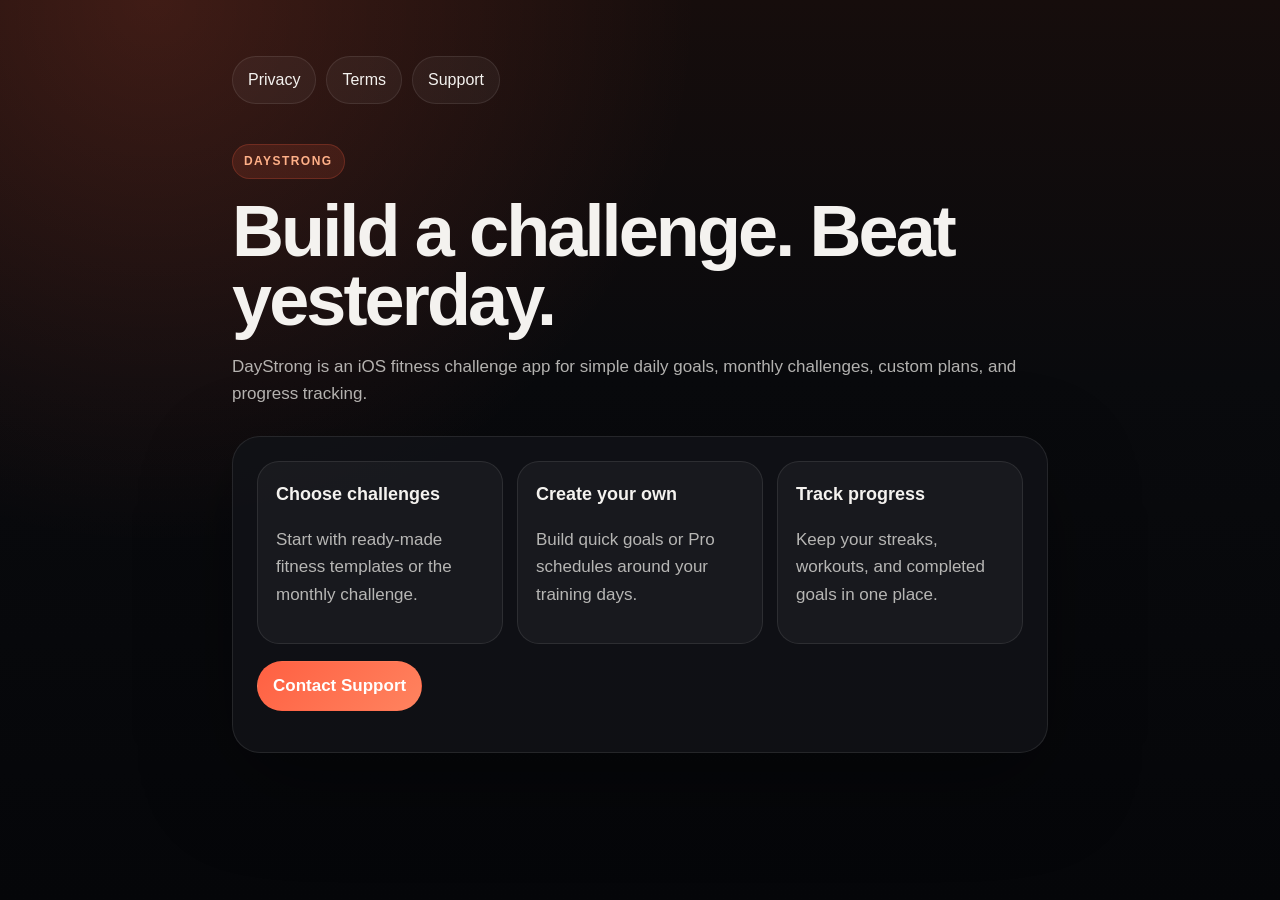
<file: index.html>
<!doctype html>
<html lang="en">
<head>
  <meta charset="utf-8">
  <meta name="viewport" content="width=device-width, initial-scale=1">
  <title>DayStrong</title>
  <link rel="stylesheet" href="./styles.css">
</head>
<body>
  <main>
    <nav aria-label="DayStrong pages">
      <a href="./privacy/">Privacy</a>
      <a href="./terms/">Terms</a>
      <a href="./support/">Support</a>
    </nav>
    <span class="eyebrow">DayStrong</span>
    <h1>Build a challenge. Beat yesterday.</h1>
    <p>DayStrong is an iOS fitness challenge app for simple daily goals, monthly challenges, custom plans, and progress tracking.</p>
    <div class="card">
      <div class="grid">
        <div class="tile">
          <strong>Choose challenges</strong>
          <p>Start with ready-made fitness templates or the monthly challenge.</p>
        </div>
        <div class="tile">
          <strong>Create your own</strong>
          <p>Build quick goals or Pro schedules around your training days.</p>
        </div>
        <div class="tile">
          <strong>Track progress</strong>
          <p>Keep your streaks, workouts, and completed goals in one place.</p>
        </div>
      </div>
      <p><a class="button primary" href="./support/">Contact Support</a></p>
    </div>
  </main>
</body>
</html>
</file>
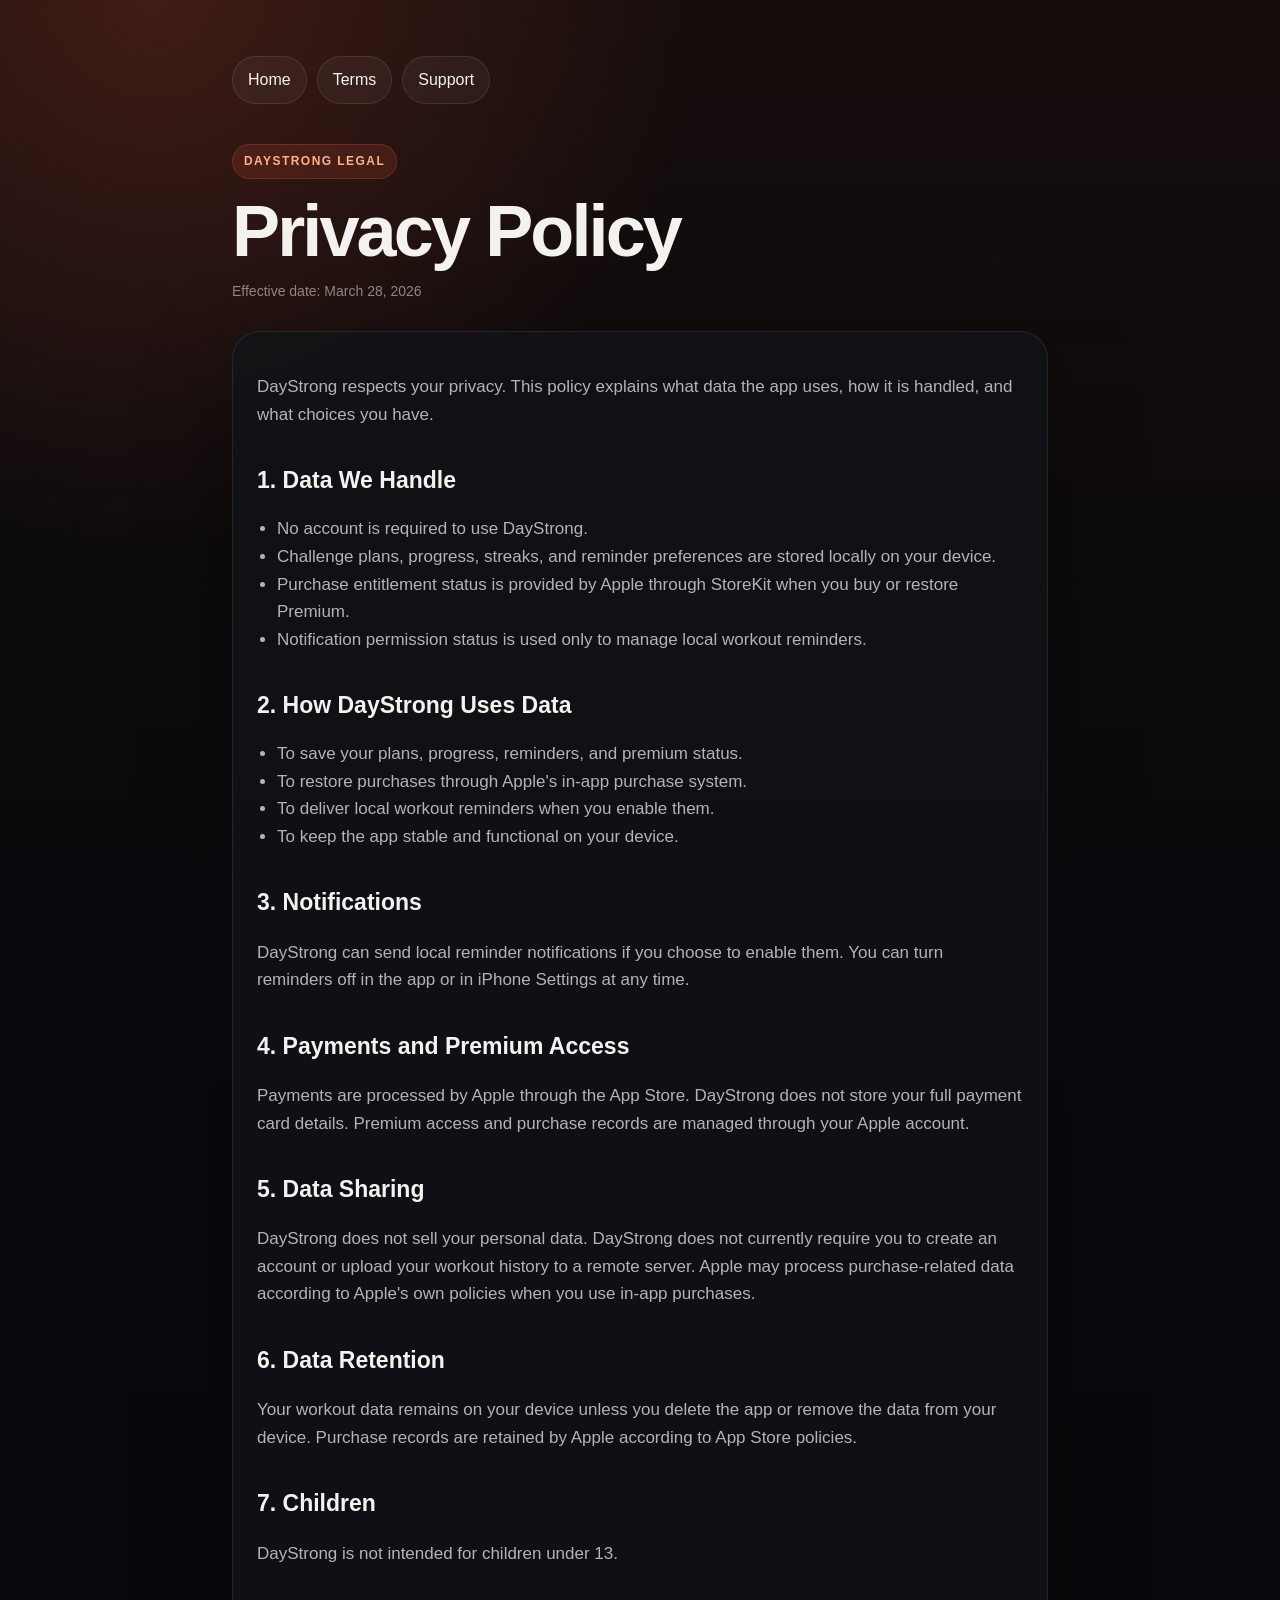
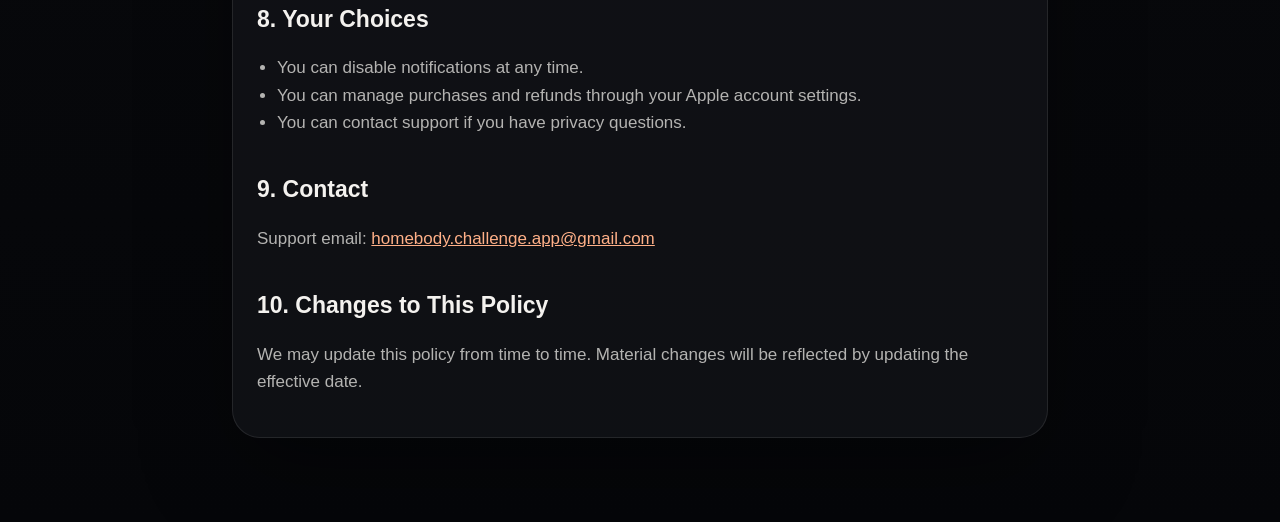
<file: privacy/index.html>
<!doctype html>
<html lang="en">
<head>
  <meta charset="utf-8">
  <meta name="viewport" content="width=device-width, initial-scale=1">
  <title>DayStrong Privacy Policy</title>
  <link rel="stylesheet" href="../styles.css">
</head>
<body>
  <main>
    <nav aria-label="DayStrong pages">
      <a href="../">Home</a>
      <a href="../terms/">Terms</a>
      <a href="../support/">Support</a>
    </nav>
    <span class="eyebrow">DayStrong Legal</span>
    <h1>Privacy Policy</h1>
    <p class="meta">Effective date: March 28, 2026</p>
    <div class="card">
      <p>DayStrong respects your privacy. This policy explains what data the app uses, how it is handled, and what choices you have.</p>
      <h2>1. Data We Handle</h2>
      <ul>
        <li>No account is required to use DayStrong.</li>
        <li>Challenge plans, progress, streaks, and reminder preferences are stored locally on your device.</li>
        <li>Purchase entitlement status is provided by Apple through StoreKit when you buy or restore Premium.</li>
        <li>Notification permission status is used only to manage local workout reminders.</li>
      </ul>
      <h2>2. How DayStrong Uses Data</h2>
      <ul>
        <li>To save your plans, progress, reminders, and premium status.</li>
        <li>To restore purchases through Apple's in-app purchase system.</li>
        <li>To deliver local workout reminders when you enable them.</li>
        <li>To keep the app stable and functional on your device.</li>
      </ul>
      <h2>3. Notifications</h2>
      <p>DayStrong can send local reminder notifications if you choose to enable them. You can turn reminders off in the app or in iPhone Settings at any time.</p>
      <h2>4. Payments and Premium Access</h2>
      <p>Payments are processed by Apple through the App Store. DayStrong does not store your full payment card details. Premium access and purchase records are managed through your Apple account.</p>
      <h2>5. Data Sharing</h2>
      <p>DayStrong does not sell your personal data. DayStrong does not currently require you to create an account or upload your workout history to a remote server. Apple may process purchase-related data according to Apple's own policies when you use in-app purchases.</p>
      <h2>6. Data Retention</h2>
      <p>Your workout data remains on your device unless you delete the app or remove the data from your device. Purchase records are retained by Apple according to App Store policies.</p>
      <h2>7. Children</h2>
      <p>DayStrong is not intended for children under 13.</p>
      <h2>8. Your Choices</h2>
      <ul>
        <li>You can disable notifications at any time.</li>
        <li>You can manage purchases and refunds through your Apple account settings.</li>
        <li>You can contact support if you have privacy questions.</li>
      </ul>
      <h2>9. Contact</h2>
      <p>Support email: <a href="mailto:homebody.challenge.app@gmail.com">homebody.challenge.app@gmail.com</a></p>
      <h2>10. Changes to This Policy</h2>
      <p>We may update this policy from time to time. Material changes will be reflected by updating the effective date.</p>
    </div>
  </main>
</body>
</html>
</file>
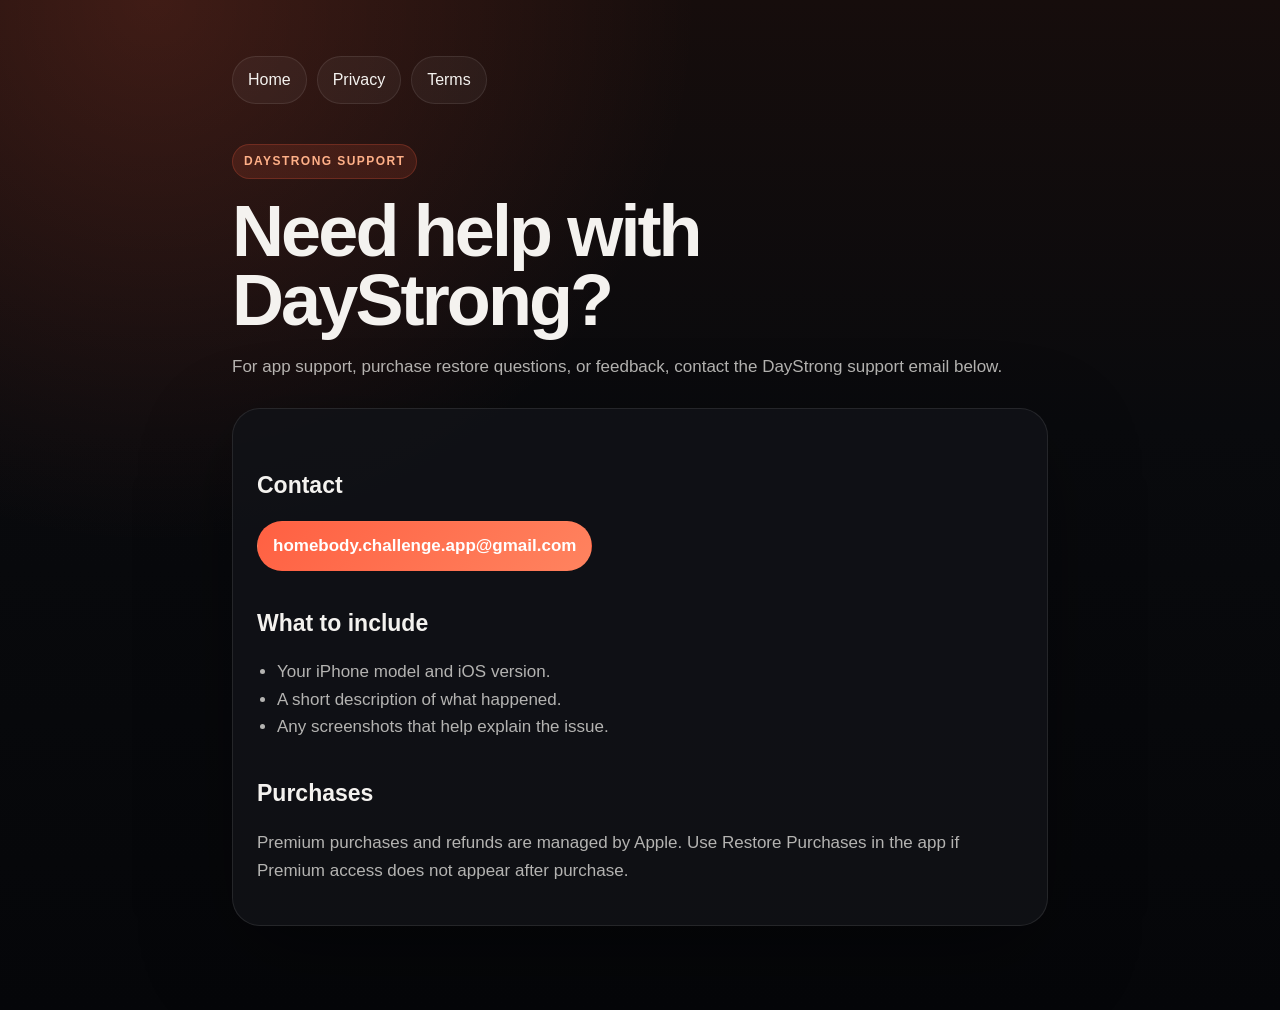
<file: support/index.html>
<!doctype html>
<html lang="en">
<head>
  <meta charset="utf-8">
  <meta name="viewport" content="width=device-width, initial-scale=1">
  <title>DayStrong Support</title>
  <link rel="stylesheet" href="../styles.css">
</head>
<body>
  <main>
    <nav aria-label="DayStrong pages">
      <a href="../">Home</a>
      <a href="../privacy/">Privacy</a>
      <a href="../terms/">Terms</a>
    </nav>
    <span class="eyebrow">DayStrong Support</span>
    <h1>Need help with DayStrong?</h1>
    <p>For app support, purchase restore questions, or feedback, contact the DayStrong support email below.</p>
    <div class="card">
      <h2>Contact</h2>
      <p><a class="button primary" href="mailto:homebody.challenge.app@gmail.com">homebody.challenge.app@gmail.com</a></p>
      <h2>What to include</h2>
      <ul>
        <li>Your iPhone model and iOS version.</li>
        <li>A short description of what happened.</li>
        <li>Any screenshots that help explain the issue.</li>
      </ul>
      <h2>Purchases</h2>
      <p>Premium purchases and refunds are managed by Apple. Use Restore Purchases in the app if Premium access does not appear after purchase.</p>
    </div>
  </main>
</body>
</html>
</file>
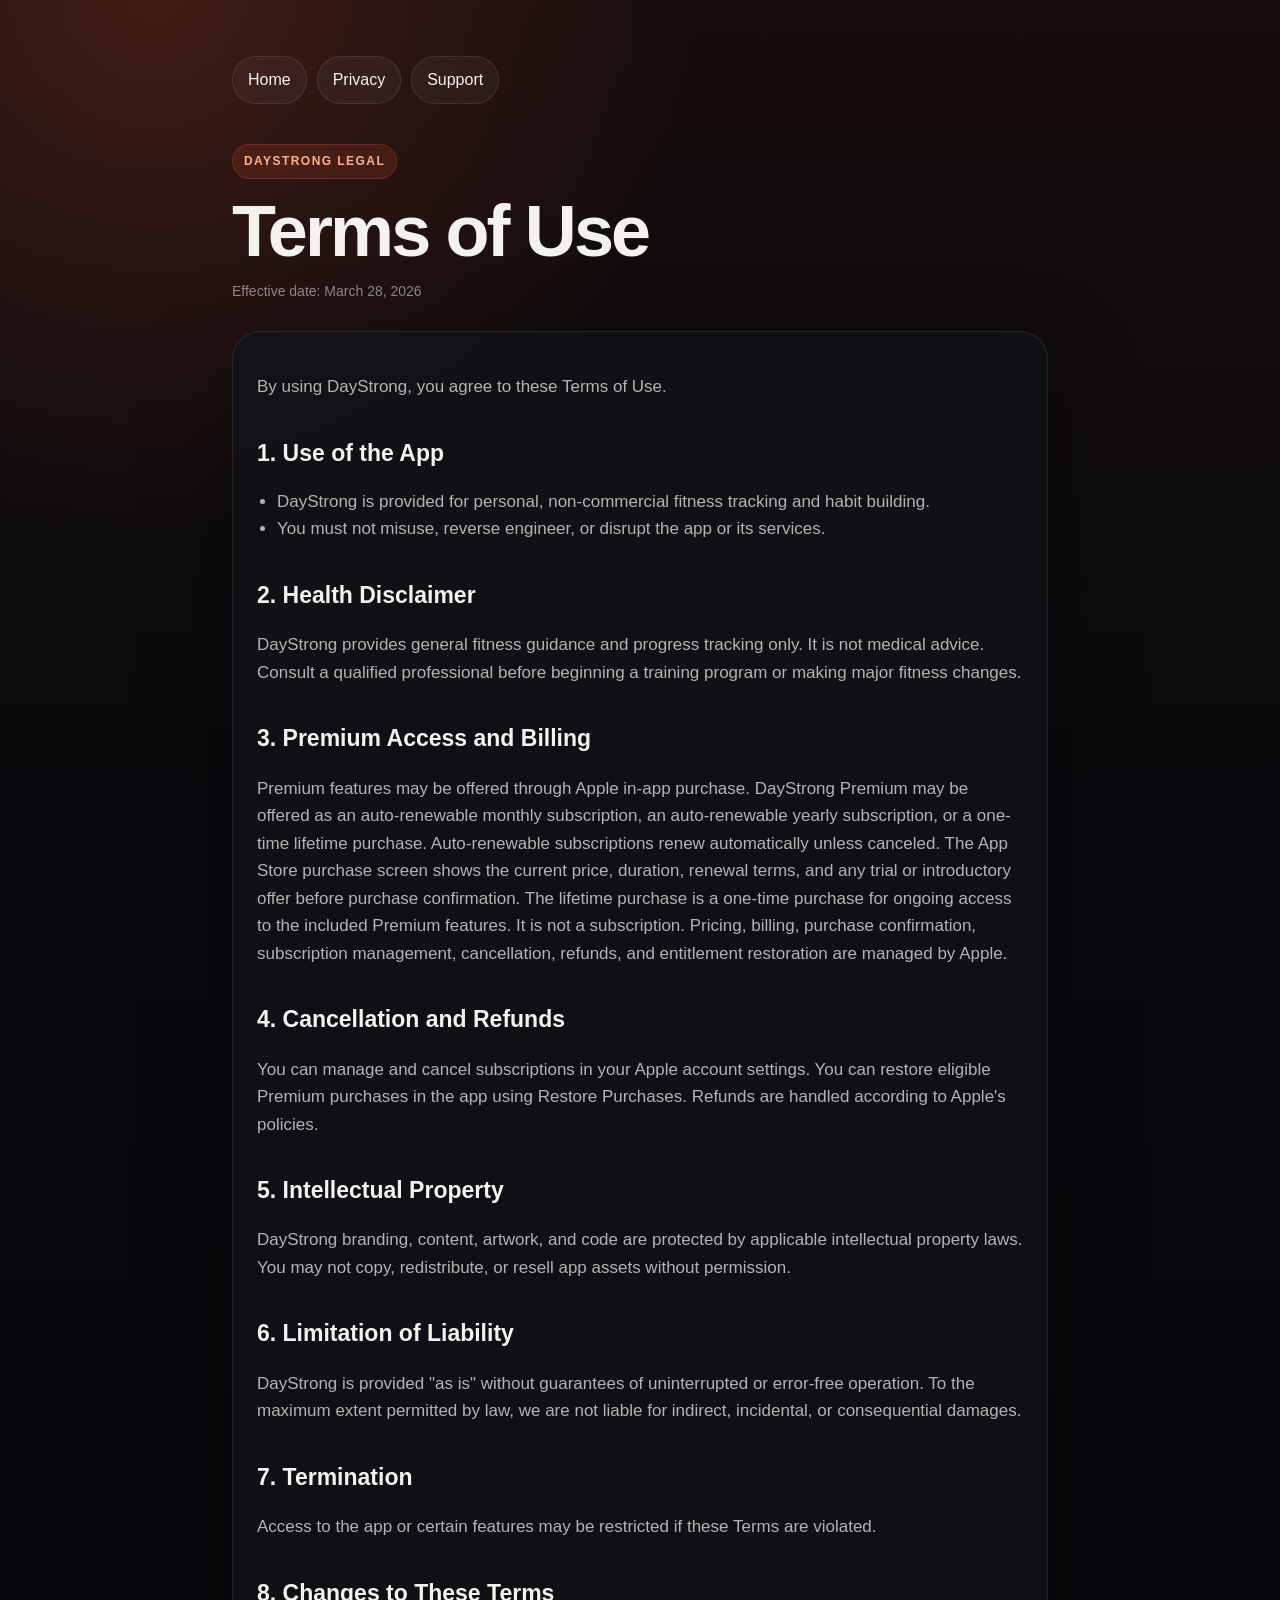
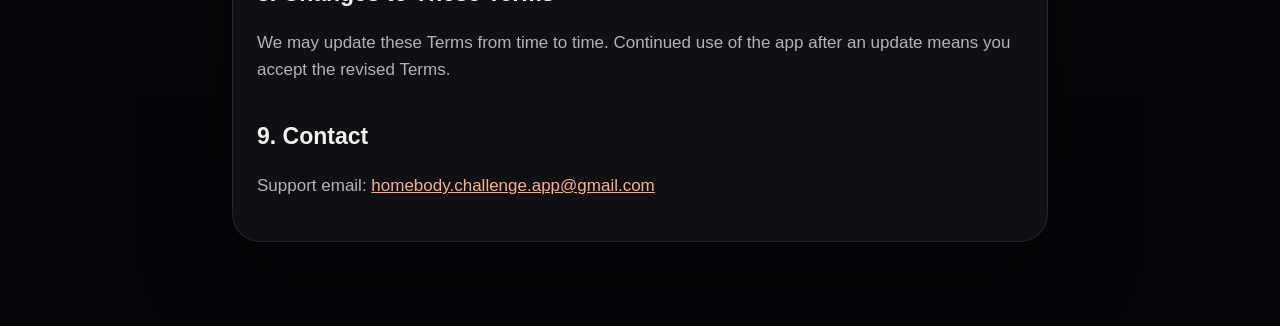
<file: terms/index.html>
<!doctype html>
<html lang="en">
<head>
  <meta charset="utf-8">
  <meta name="viewport" content="width=device-width, initial-scale=1">
  <title>DayStrong Terms of Use</title>
  <link rel="stylesheet" href="../styles.css">
</head>
<body>
  <main>
    <nav aria-label="DayStrong pages">
      <a href="../">Home</a>
      <a href="../privacy/">Privacy</a>
      <a href="../support/">Support</a>
    </nav>
    <span class="eyebrow">DayStrong Legal</span>
    <h1>Terms of Use</h1>
    <p class="meta">Effective date: March 28, 2026</p>
    <div class="card">
      <p>By using DayStrong, you agree to these Terms of Use.</p>
      <h2>1. Use of the App</h2>
      <ul>
        <li>DayStrong is provided for personal, non-commercial fitness tracking and habit building.</li>
        <li>You must not misuse, reverse engineer, or disrupt the app or its services.</li>
      </ul>
      <h2>2. Health Disclaimer</h2>
      <p>DayStrong provides general fitness guidance and progress tracking only. It is not medical advice. Consult a qualified professional before beginning a training program or making major fitness changes.</p>
      <h2>3. Premium Access and Billing</h2>
      <p>Premium features may be offered through Apple in-app purchase. DayStrong Premium may be offered as an auto-renewable monthly subscription, an auto-renewable yearly subscription, or a one-time lifetime purchase. Auto-renewable subscriptions renew automatically unless canceled. The App Store purchase screen shows the current price, duration, renewal terms, and any trial or introductory offer before purchase confirmation. The lifetime purchase is a one-time purchase for ongoing access to the included Premium features. It is not a subscription. Pricing, billing, purchase confirmation, subscription management, cancellation, refunds, and entitlement restoration are managed by Apple.</p>
      <h2>4. Cancellation and Refunds</h2>
      <p>You can manage and cancel subscriptions in your Apple account settings. You can restore eligible Premium purchases in the app using Restore Purchases. Refunds are handled according to Apple's policies.</p>
      <h2>5. Intellectual Property</h2>
      <p>DayStrong branding, content, artwork, and code are protected by applicable intellectual property laws. You may not copy, redistribute, or resell app assets without permission.</p>
      <h2>6. Limitation of Liability</h2>
      <p>DayStrong is provided "as is" without guarantees of uninterrupted or error-free operation. To the maximum extent permitted by law, we are not liable for indirect, incidental, or consequential damages.</p>
      <h2>7. Termination</h2>
      <p>Access to the app or certain features may be restricted if these Terms are violated.</p>
      <h2>8. Changes to These Terms</h2>
      <p>We may update these Terms from time to time. Continued use of the app after an update means you accept the revised Terms.</p>
      <h2>9. Contact</h2>
      <p>Support email: <a href="mailto:homebody.challenge.app@gmail.com">homebody.challenge.app@gmail.com</a></p>
    </div>
  </main>
</body>
</html>
</file>
<file: styles.css>
:root {
  color-scheme: dark;
  --bg: #090a0d;
  --panel: rgba(18, 19, 24, 0.82);
  --text: #f4f2ef;
  --muted: rgba(244, 242, 239, 0.72);
  --soft: rgba(244, 242, 239, 0.52);
  --accent: #ff6042;
  --accent-soft: #ffb088;
  --line: rgba(255, 255, 255, 0.09);
}

* {
  box-sizing: border-box;
}

body {
  margin: 0;
  min-height: 100vh;
  font-family: -apple-system, BlinkMacSystemFont, "SF Pro Text", "Helvetica Neue", Arial, sans-serif;
  background:
    radial-gradient(circle at 12% 0%, rgba(255, 96, 66, 0.18), transparent 34rem),
    linear-gradient(180deg, #160d0c 0%, var(--bg) 42%, #050609 100%);
  color: var(--text);
  line-height: 1.62;
}

main {
  width: min(860px, 100%);
  margin: 0 auto;
  padding: 56px 22px 84px;
}

nav {
  display: flex;
  flex-wrap: wrap;
  gap: 10px;
  margin-bottom: 40px;
}

a {
  color: var(--accent-soft);
}

nav a,
.button {
  min-height: 44px;
  display: inline-flex;
  align-items: center;
  justify-content: center;
  border: 1px solid var(--line);
  border-radius: 999px;
  padding: 10px 15px;
  color: var(--text);
  text-decoration: none;
  background: rgba(255, 255, 255, 0.045);
}

.button.primary {
  background: linear-gradient(135deg, var(--accent), #ff835f);
  border-color: transparent;
  color: #fff;
  font-weight: 800;
}

.eyebrow {
  display: inline-flex;
  border-radius: 999px;
  padding: 7px 11px;
  color: var(--accent-soft);
  background: rgba(255, 96, 66, 0.13);
  border: 1px solid rgba(255, 96, 66, 0.22);
  font-size: 12px;
  font-weight: 800;
  letter-spacing: 0.12em;
  text-transform: uppercase;
}

h1 {
  max-width: 780px;
  margin: 18px 0 12px;
  font-size: clamp(38px, 8vw, 72px);
  line-height: 0.96;
  letter-spacing: -0.04em;
}

h2 {
  margin: 34px 0 8px;
  font-size: 23px;
}

p,
li {
  color: var(--muted);
  font-size: 17px;
}

ul {
  padding-left: 20px;
}

.meta {
  color: var(--soft);
  font-size: 14px;
}

.card {
  margin-top: 28px;
  padding: 24px;
  border: 1px solid var(--line);
  border-radius: 28px;
  background: var(--panel);
  box-shadow: 0 30px 90px rgba(0, 0, 0, 0.34);
}

.grid {
  display: grid;
  grid-template-columns: repeat(auto-fit, minmax(220px, 1fr));
  gap: 14px;
}

.tile {
  border: 1px solid var(--line);
  border-radius: 22px;
  padding: 18px;
  background: rgba(255, 255, 255, 0.04);
}

.tile strong {
  display: block;
  color: var(--text);
  font-size: 18px;
}

@media (max-width: 430px) {
  main {
    padding-top: 34px;
  }

  .card {
    padding: 20px;
    border-radius: 24px;
  }
}
</file>
